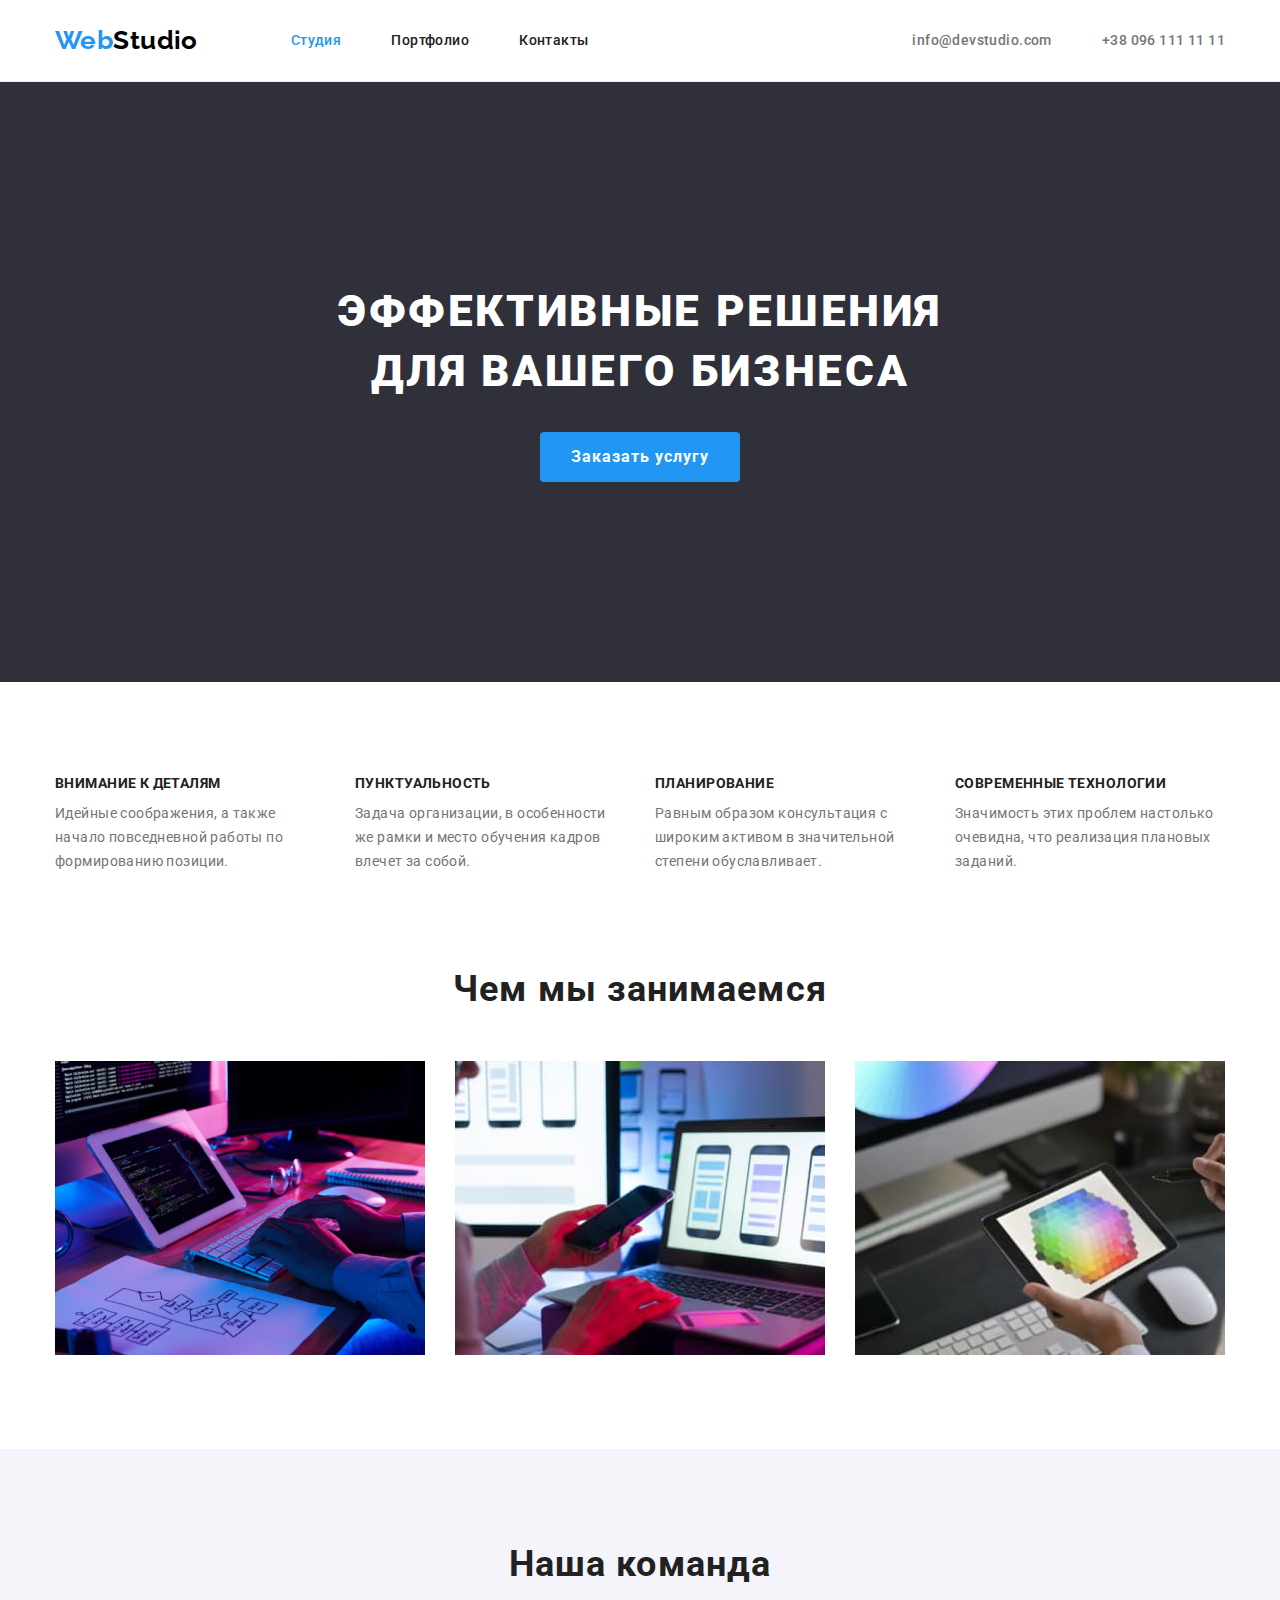
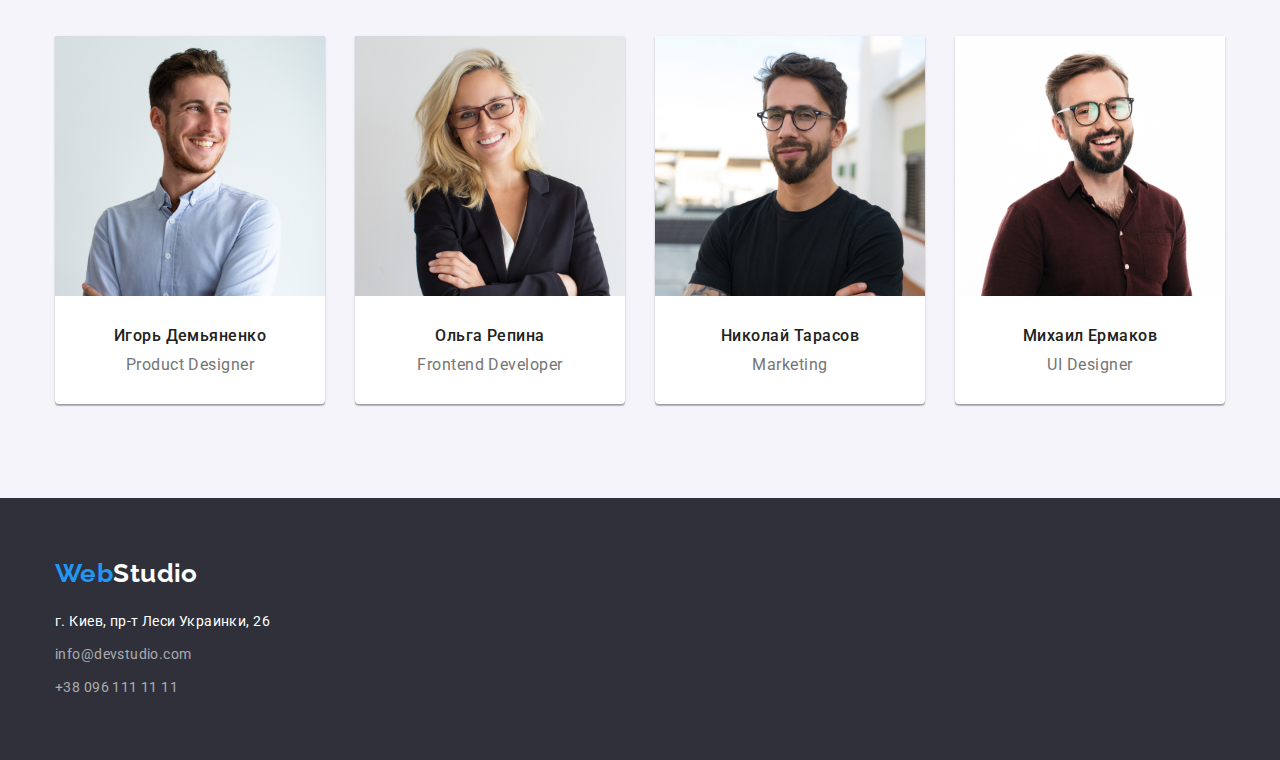
<file: index.html>
<!DOCTYPE html>
<html lang="ru">
<head>
    <meta charset="UTF-8">
    <meta http-equiv="X-UA-Compatible" content="IE=edge">
    <meta name="viewport" content="width=device-width, initial-scale=1.0">
    <title>Студия</title>
    <link rel="stylesheet" href="https://cdn.jsdelivr.net/npm/modern-normalize@1.1.0/modern-normalize.min.css">
    <link rel="stylesheet" href="./css/styles.css" />
    <link href="https://fonts.googleapis.com/css2?family=Raleway:wght@700&family=Roboto:wght@400;500;700;900&display=swap"
        rel="stylesheet">
</head>

<body>
    <header class="header-line">
        <div class="conteiner header-conteiner">
            <a href="" class="logo link">Web<span class="black">Studio</span></a>
            <nav>
                <ul class="list flex">
                    <li class="item-nav"><a href="./index.html" class="link navi current">Студия</a></li>
                    <li class="item-nav"><a href="./portfolio.html" class="link navi">Портфолио</a></li>
                    <li class="item-nav"><a href="" class="link navi">Контакты</a></li>
                </ul>
            </nav>
            <ul class="list flex">
                <li class="item-kont"><a href="mailto:info@devstudio.com" class="link kont">info@devstudio.com</a></li>        
                <li class="item-kont"><a href="tel:+380961111111" class="link kont">+38 096 111 11 11</a></li>        
            </ul>
        </div>
    </header>
    
    <main>

        <!--герой-->
        <section class="section-hero" style="background-color: #2F303A;"> <!--фон тимчасово-->
            <div class="conteiner">
                <h1 class="hero">Эффективные решения для вашего бизнеса</h1>
                <button type="button" class="btn">Заказать услугу</button>
            </div>
        </section>

        <!--особености-->
        <section class="section nopad">
            <div class="conteiner">
                <h2 class="visually-hidden">Особености</h2> <!--потом спрятать-->
                <ul class="list flex">
                    <li class="item-osob">
                        <h3 class="osobenost">Внимание к деталям</h3> <p>Идейные соображения, а также начало повседневной работы по формированию позиции.</p>
                    </li>
                    <li class="item-osob">
                        <h3 class="osobenost">Пунктуальность</h3> <p>Задача организации, в особенности же рамки и место обучения кадров влечет за собой.</p>
                    </li>
                    <li class="item-osob">
                        <h3 class="osobenost">Планирование</h3> <p>Равным образом консультация с широким активом в значительной степени обуславливает.</p>
                    </li>
                    <li class="item-osob">
                        <h3 class="osobenost">Современные технологии</h3> <p>Значимость этих проблем настолько очевидна, что реализация плановых заданий.</p>
                    </li>
                </ul>
            </div>
        </section>

        <!--Чем мы занимаемся-->
        <section class="section">
            <div class="conteiner">
                <h2 class="podzagolovok">Чем мы занимаемся</h2>
                <ul class="list flex">
                    <li class="item-what">
                        <img src="./image/img1.jpg" alt="Картинка" width="370">
                    </li>
                    <li class="item-what">
                        <img src="./image/img2.jpg" alt="Картинка" width="370">
                    </li>
                    <li class="item-what">
                        <img src="./image/img3.jpg" alt="Картинка" width="370">
                    </li>
                </ul>
            </div>
        </section>

        <!--команда-->
        <section class="section">
            <div class="conteiner">
                <h2 class="podzagolovok">Наша команда</h2>
                <ul class="list flex">
                    <li class="item-team">
                        <img src="./image/nh1.jpg" alt="Фото Игорь Демьяненко" width="270">
                        <div class="team-div">
                            <h3 class="teamer">Игорь Демьяненко</h3>
                            <p lang="en" class="prof">Product Designer</p>
                        </div>
                    </li>
                    <li class="item-team">
                        <img src="./image/nh2.jpg" alt="Фото Ольга Репина" width="270">
                        <div class="team-div">
                            <h3 class="teamer">Ольга Репина</h3>
                            <p lang="en" class="prof">Frontend Developer</p>
                        </div>
                    </li>
                    <li class="item-team">
                        <img src="./image/nh3.jpg" alt="Фото Николай Тарасов" width="270">
                        <div class="team-div">
                            <h3 class="teamer">Николай Тарасов</h3>
                            <p lang="en" class="prof">Marketing</p>
                        </div>
                    </li>
                    <li class="item-team">
                        <img src="./image/nh4.jpg" alt="Фото Михаил Ермаков" width="270">
                        <div class="team-div">
                            <h3 class="teamer">Михаил Ермаков</h3>
                            <p lang="en" class="prof">UI Designer</p>
                        </div>
                    </li>
                </ul>
            </div>
        </section>
    </main>

    <!--footer-->
    <footer class="footer">
        <div class="conteiner">
            <a href=""class="logo link">Web<span class="white">Studio</span></a>
            <address class="addr">
                <p>г. Киев, пр-т Леси Украинки, 26</p>
                <ul class="list">
                    <li class="item-addr"><a href="mailto:info@devstudio.com" class="link addr">info@devstudio.com</a></li>
                    <li class="item-addr"><a href="tel:+380961111111" class="link addr">+38 096 111 11 11</a></li>
                </ul>
            </address>
        </div>
    </footer>
</body>
</html>
</file>
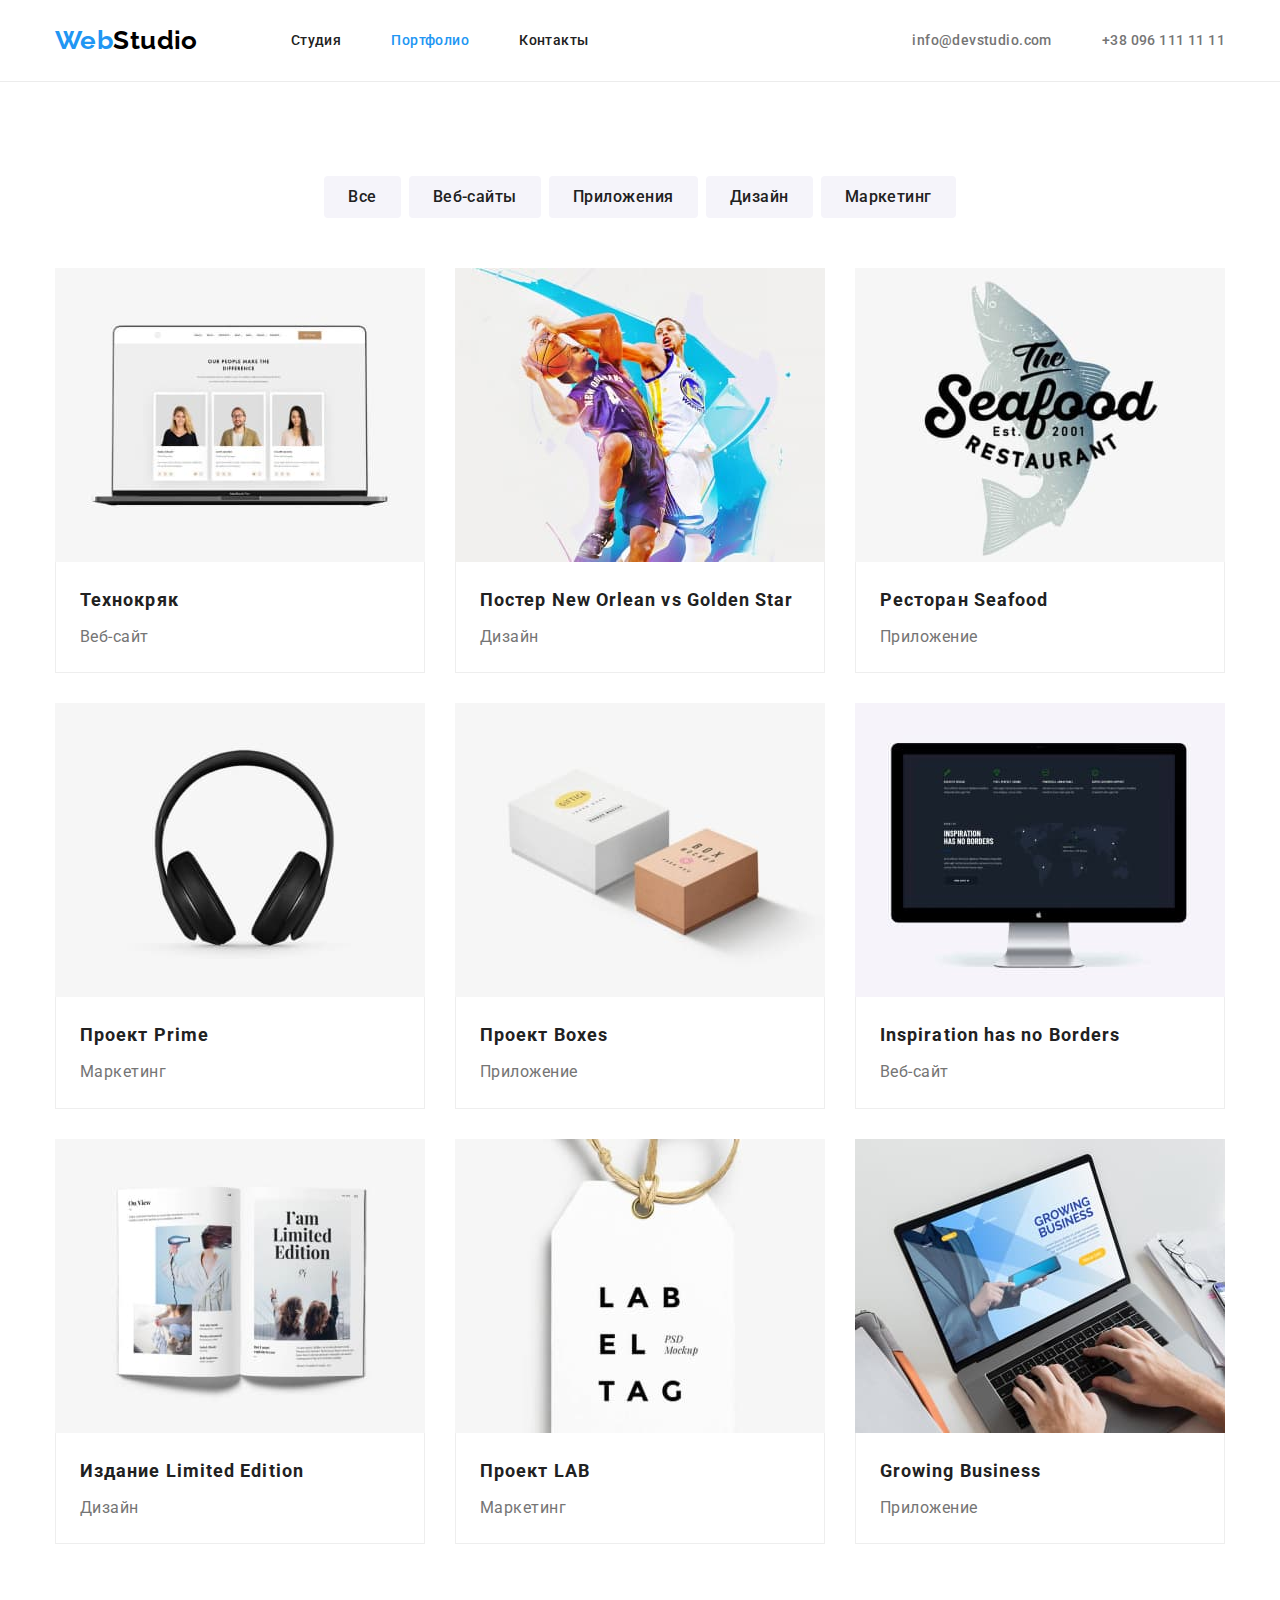
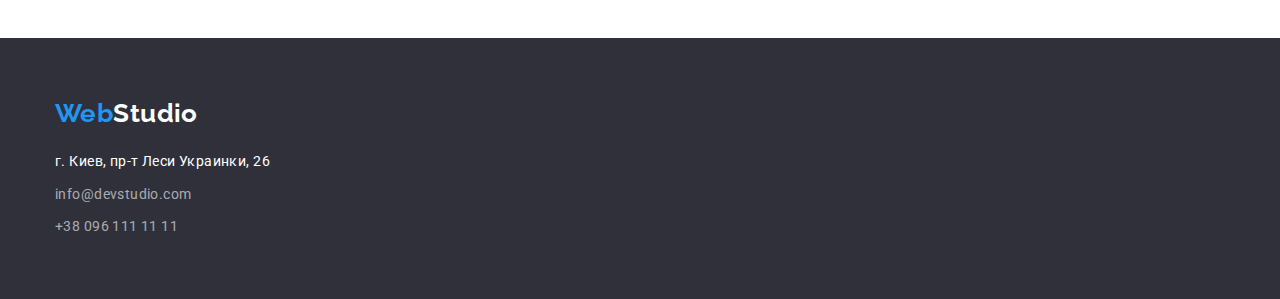
<file: portfolio.html>
<!DOCTYPE html>
<html lang="ru">
<head>
    <meta charset="UTF-8">
    <meta http-equiv="X-UA-Compatible" content="IE=edge">
    <meta name="viewport" content="width=device-width, initial-scale=1.0">
    <title>Портфолио</title>
    <link rel="stylesheet" href="https://cdn.jsdelivr.net/npm/modern-normalize@1.1.0/modern-normalize.min.css">
    <link rel="stylesheet" href="./css/styles.css" />
    <link href="https://fonts.googleapis.com/css2?family=Raleway:wght@700&family=Roboto:wght@400;500;700;900&display=swap"
        rel="stylesheet">
</head>

<body>
    <header class="header-line">
        <div class="conteiner header-conteiner">
            <a href="" class="logo link">Web<span class="black">Studio</span></a>
            <nav>
                <ul class="list flex">
                    <li class="item-nav"><a href="./index.html" class="link navi">Студия</a></li>
                    <li class="item-nav"><a href="./portfolio.html" class="link navi current">Портфолио</a></li>
                    <li class="item-nav"><a href="" class="link navi">Контакты</a></li>
                </ul>
            </nav>
            <ul class="list flex">
                <li class="item-kont"><a href="mailto:info@devstudio.com" class="link kont">info@devstudio.com</a></li>
                <li class="item-kont"><a href="tel:+380961111111" class="link kont">+38 096 111 11 11</a></li>
            </ul>
        </div>
    </header>
    
    <main class="">

        <!--портфолио-->
        <section class="section">
            <div class="conteiner">
                <h1 class="visually-hidden">Портфолио</h1>
                <ul class="list flex">
                    <li class="item-btn"><button type="button" class="btn port">Все</button></li>
                    <li class="item-btn"><button type="button" class="btn port">Веб-сайты</button></li>
                    <li class="item-btn"><button type="button" class="btn port">Приложения</button></li>
                    <li class="item-btn"><button type="button" class="btn port">Дизайн</button></li>
                    <li class="item-btn"><button type="button" class="btn port">Маркетинг</button></li>
                </ul>
            
                <ul class="list wrap">
                    <li class="item-sait">
                        <a href="" class="link">
                            <img src="./image/portfolio/tehnokrac.jpg" alt="Фото Технокряк" width="370">
                            <div class="block-saits">
                                <h2 class="saits">Технокряк</h2>
                                <p class="text-sait">Веб-сайт</p>
                            </div>    
                        </a>
                    </li>
                    <li class="item-sait">
                        <a href="" class="link">
                            <img src="./image/portfolio/posternovsgs.jpg" alt="Фото New Orlean vs Golden Star" width="370">
                            <div class="block-saits">
                                <h2 class="saits">Постер New Orlean vs Golden Star</h2>
                                <p class="text-sait">Дизайн</p>
                            </div> 
                        </a>
                    </li>
                    <li class="item-sait">
                        <a href="" class="link">
                            <img src="./image/portfolio/seafood.jpg" alt="Фото Ресторан Seafood" width="370">
                            <div class="block-saits">
                                <h2 class="saits">Ресторан Seafood</h2>
                                <p class="text-sait">Приложение</p>
                            </div>
                        </a>
                    </li>
                    <li class="item-sait">
                        <a href="" class="link">
                            <img src="./image/portfolio/prime.jpg" alt="Фото Проект Prime" width="370">
                            <div class="block-saits">
                                <h2 class="saits">Проект Prime</h2>
                                <p class="text-sait">Маркетинг</p>
                            </div>
                        </a>
                    </li>
                    <li class="item-sait">
                        <a href="" class="link">
                            <img src="./image/portfolio/boxes.jpg" alt="Фото Проект Boxes" width="370">
                            <div class="block-saits">
                                <h2 class="saits">Проект Boxes</h2>
                                <p class="text-sait">Приложение</p>
                            </div>
                        </a>
                    </li>
                    <li class="item-sait">
                        <a href="" class="link">
                            <img src="./image/portfolio/ihnb.jpg" alt="Фото Inspiration has no Borders" width="370">
                            <div class="block-saits">
                                <h2 class="saits">Inspiration has no Borders</h2>
                                <p class="text-sait">Веб-сайт</p>
                            </div>
                        </a>
                    </li>
                    <li class="item-sait">
                        <a href="" class="link">
                            <img src="./image/portfolio/limited-eition.jpg" alt="Фото Издание Limited Edition" width="370">
                            <div class="block-saits">
                                <h2 class="saits">Издание Limited Edition</h2>
                                <p class="text-sait">Дизайн</p>
                            </div>
                        </a>
                    </li>
                    <li class="item-sait">
                        <a href="" class="link">
                            <img src="./image/portfolio/lab.jpg" alt="Фото Проект LAB" width="370">
                            <div class="block-saits">
                                <h2 class="saits">Проект LAB</h2>
                                <p class="text-sait">Маркетинг</p>
                            </div>
                        </a>
                    </li>
                    <li class="item-sait">
                        <a href="" class="link">
                            <img src="./image/portfolio/gb.jpg" alt="Фото Growing Business" width="370">
                            <div class="block-saits">
                                <h2 class="saits">Growing Business</h2>
                                <p class="text-sait">Приложение</p>
                            </div>
                        </a>
                    </li>
                </ul>
            </div>    
        </section>
    </main>

    <!--footer-->
    <footer class="footer">
        <div class="conteiner">
            <a href="" class="logo link">Web<span class="white">Studio</span></a>
            <address class="addr">
                <p>г. Киев, пр-т Леси Украинки, 26</p>
                <ul class="list">
                    <li class="item-addr"><a href="mailto:info@devstudio.com" class="link addr">info@devstudio.com</a></li>
                    <li class="item-addr"><a href="tel:+380961111111" class="link addr">+38 096 111 11 11</a></li>
                </ul>
            </address>
        </div>
    </footer>
</body>
</html>
</file>
<file: css/styles.css>
:root {
    --primary-text-color: #757575;
    --headers-text-color: #212121;
    --bg-color: #ffffff;
    --sec-bg-color: #F5F4FA;
    --footer-adr-text: rgba(255, 255, 255, 0.6);
    --footer-bg: #2F303A;
    --Logo-bt-link: #2196F3;
}

body {
    color:var(--primary-text-color);
    background-color: var(--bg-color);
    font-family: 'Roboto', sans-serif;
    font-size: 14px;
    line-height: 1.7;
    letter-spacing: 0.03em;
}

h1,h2,h3,h4,h5,h6,p,ul {
    margin-top: 0;
    margin-bottom: 0;
    padding-left: 0;
}

.conteiner {
    margin-left: auto;
    margin-right: auto;
    width: 1200px;
    padding-left: 15px;
    padding-right: 15px;
}

.link {
    text-decoration: none;
}

.list {
    list-style-type: none;
}


.section {
    padding-top: 94px;
    padding-bottom: 94px;
}


.section:nth-child(4)
 {
    background-color: var(--sec-bg-color);
}

.flex {
    display: flex;
    align-items: center;
    justify-content: center;
}

img {
    display: block; max-width: 100%; height: auto;
}


/*header*/

.header-line {
    border-bottom: 1px solid #ECECEC;
    padding: 25px 15px;
}

.link.current {
    color: var(--Logo-bt-link);
}

.header-conteiner {
    display: flex;
    align-items: center;
    
}

.logo {
    

    color: var(--Logo-bt-link);
    font-family: 'Raleway';
    font-weight: 700;
    font-size: 26px;
    line-height: 1.2;
    
}

.header-conteiner .logo {
    margin-right: 93px;
}

.logo .black {
    color: black;
}

.item-nav:not(:first-child) {
    margin-left: 50px;
}

.navi {
    color:var(--headers-text-color);
    font-weight: 500;
}

.navi:hover,
.navi:focus,
.kont:hover,
.kont:focus {
    color: var(--Logo-bt-link);
}
.navi:active {
    color: var(--Logo-bt-link);
}

.list.flex {
    margin-left: auto;
}

.link.navi,
.link.kont {
    padding-top: 32px;
    padding-bottom: 32px;
}


.item-kont:not(:last-child) {
    margin-right: 50px;
}

.kont {
    color: var(--primary-text-color);
    font-weight: 500;
}

.podzagolovok {
    margin-bottom: 50px;

    font-weight: 700;
    font-size: 36px;
    line-height: 1.2;
    text-align: center;
    letter-spacing: 0.03em;
    
    color: var(--headers-text-color);
}

/*main*/
    /*hero*/

.section-hero {
    padding: 200px 0;
}

.hero {
    font-weight: 900;
    font-size: 44px;
    line-height: 1.36;
    text-align: center;
    letter-spacing: 0.06em;
    text-transform: uppercase;
    
    color: var(--bg-color);
   
    width: 696px;
    margin-left: auto;
    margin-right: auto;
    margin-bottom: 30px;
}

.btn {
    display: block;
    min-width: 200px;
    padding: 8px 28px;
    border-radius: 4px;
    border-color: rgba(0, 0, 0, 0);
    
    margin-left: auto;
    margin-right: auto; 

    cursor: pointer;
    color: var(--bg-color);
    background-color: var(--Logo-bt-link);
    font-weight: 700;
    font-size: 16px;
    line-height: 1.9;
    letter-spacing: 0.06em;
    font-family: inherit;   
}

.btn:hover,
.btn:focus {
    background-color: #188CE8;
    box-shadow: 0px 4px 4px rgba(0, 0, 0, 0.15);
}

    /*особености*/

.item-osob {
    width: 270px;
}

.item-osob:not(:first-child) {
    margin-left: 30px;
}

.osobenost {
    margin-bottom: 10px;
    
    font-weight: 700;
    font-size: 14px;
    line-height: 1.14;
    letter-spacing: 0.03em;
    text-transform: uppercase;
    
    color: var(--headers-text-color);
}
 
.osobenost-text {
    font-weight: 400;
    font-size: 14px;
    line-height: 1.7;
    letter-spacing: 0.03em;
}

.nopad {
    padding-bottom: 0;
}

/*чем ми занимаемся*/

.item-what:not(:first-child) {
    margin-left: 30px;
}

/*команда*/

.item-team {
    background-color: var(--bg-color);
    box-shadow: 0px 1px 3px rgba(0, 0, 0, 0.12), 0px 1px 1px rgba(0, 0, 0, 0.14), 0px 2px 1px rgba(0, 0, 0, 0.2);
    border-radius: 0px 0px 4px 4px;
}

.item-team:not(:first-child) {
    margin-left: 30px;
}

.team-div {
    padding-top: 30px;
    padding-bottom: 30px;
    padding-left: 15px;
    padding-right: 15px;
}

.teamer {
    font-weight: 500;
    font-size: 16px;
    line-height: 1.2;
    text-align: center;
    letter-spacing: 0.03em;
   
    color: var(--headers-text-color);
}

.prof {
    margin-top: 10px;

    font-size: 16px;
    line-height: 1.2;
    text-align: center;
    letter-spacing: 0.03em;
}


/* footer*/

.footer {
    padding-top: 60px;
    padding-bottom: 60px;

    background-color: var(--footer-bg);
}

.logo .white {
    color:var(--bg-color)
}

.addr {
    margin-top: 20px;
    
    font-style: normal;
    
    color:#ffffff;
}

.addr > .list {
    margin-top: 9px;
}

.item-addr:not(:first-child) {
    margin-top: 9px;
}

.link.addr {
    color: rgba(255, 255, 255, 0.6);;
}



/*для портфолiо сторiнки*/

.item-btn:not(:first-child) {
    margin-left: 8px;
}

.btn.port {
    padding: 6px 22px;
    min-width: 0;

    color: var(--headers-text-color);
    
    background-color: var(--sec-bg-color);

    font-family: inherit;
    font-weight: 500;
    font-size: 16px;
    line-height: 1.6;
    text-align: center;
    letter-spacing: 0.03em;
}

.btn.port:hover,
.btn.port:focus {
    background-color: var(--Logo-bt-link);
    color: var(--bg-color);
}

.wrap {
    margin-top: 50px;
    display: flex;
    flex-wrap: wrap;
    gap: 30px; 
}

.item-sait {
    
}

.block-saits {
    padding: 20px 24px;

    border: 1px solid #EEEEEE;
    border-top: 0;
}

.saits {
    font-weight: 700;
        font-size: 18px;
        line-height: 2;
        /* identical to box height, or 200% */
    
        letter-spacing: 0.06em;
        color: var(--headers-text-color);
}

.link .text-sait {
    margin-top: 4px;

    font-size: 16px;
    line-height: 1.9;
    /* identical to box height, or 188% */

    letter-spacing: 0.03em;
    color: var(--primary-text-color);
}




/*прячем то что не нужно*/
.visually-hidden {
    position: absolute;
    width: 1px;
    height: 1px;
    margin: -1px;
    border: 0;
    padding: 0;
    white-space: nowrap;
    clip-path: inset(100%);
    clip: rect(0 0 0 0);
    overflow: hidden;
}
</file>
